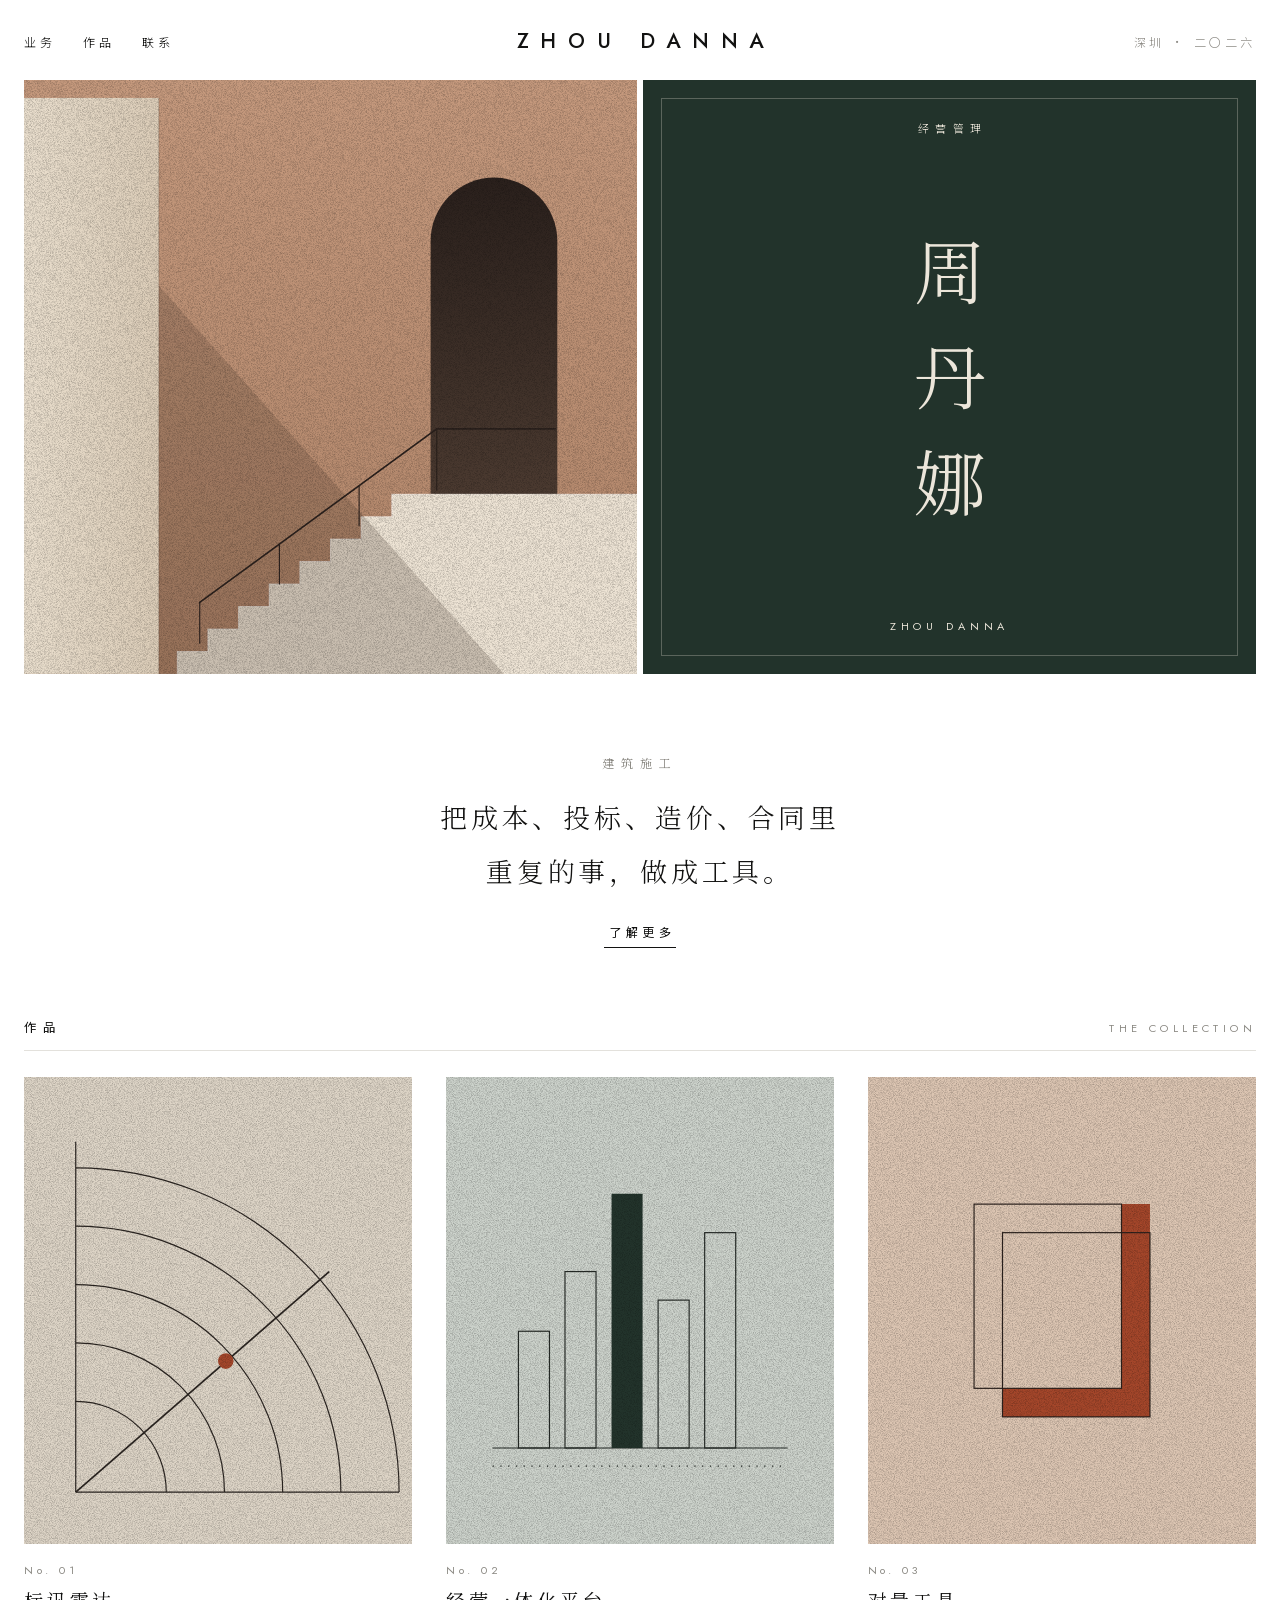
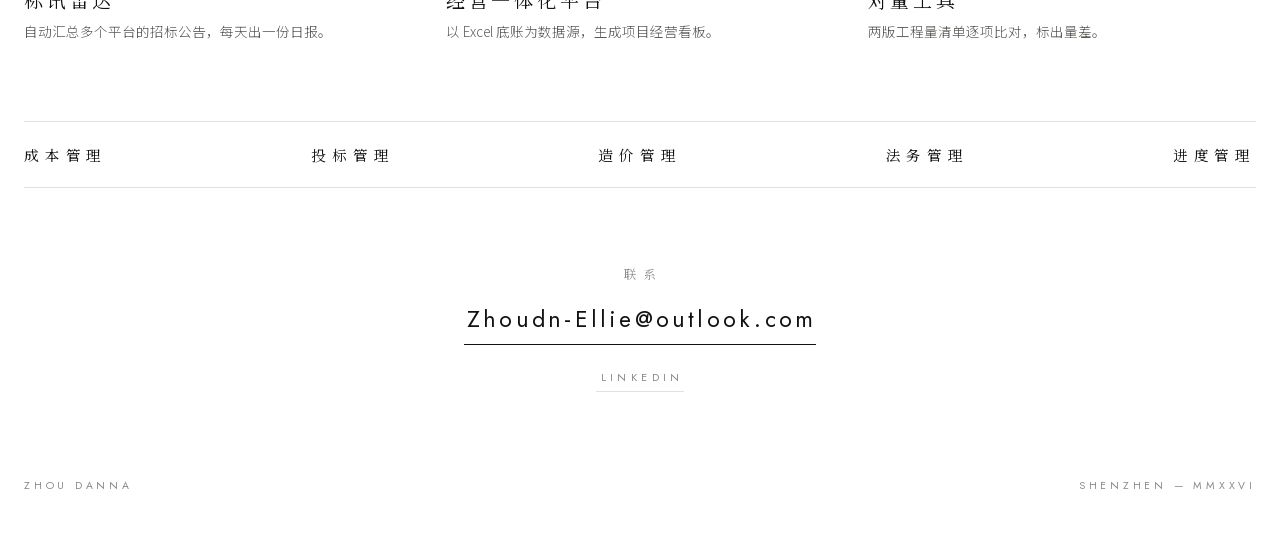
<file: index.html>
<!doctype html>
<html lang="zh-CN">
<head>
<meta charset="utf-8">
<meta name="viewport" content="width=device-width, initial-scale=1, viewport-fit=cover">
<title>周丹娜 · 建筑施工企业经营管理</title>
<meta name="description" content="周丹娜（Zhou Danna），深圳，建筑施工企业经营管理。日常和成本、投标、造价、合同打交道，把重复的台账工作做成小工具：标讯雷达、项目经营一体化平台、对量工具。">
<meta name="author" content="周丹娜">
<meta name="theme-color" content="#ffffff">
<link rel="canonical" href="https://elliezhou314.github.io/">
<link rel="icon" href="favicon.svg" type="image/svg+xml">

<meta property="og:type" content="profile">
<meta property="og:title" content="周丹娜 · 建筑施工企业经营管理">
<meta property="og:description" content="深圳，建筑施工企业经营管理。成本、投标、造价、合同，以及自己做的几个工具。">
<meta property="og:url" content="https://elliezhou314.github.io/">
<meta property="og:locale" content="zh_CN">

<script type="application/ld+json">
{
  "@context": "https://schema.org",
  "@type": "Person",
  "name": "周丹娜",
  "alternateName": "Zhou Danna",
  "url": "https://elliezhou314.github.io/",
  "jobTitle": "经营管理",
  "email": "Zhoudn-Ellie@outlook.com",
  "sameAs": ["https://www.linkedin.com/in/%E4%B8%B9%E5%A8%9C-%E5%91%A8-a81945450/"],
  "description": "建筑施工企业经营管理，负责成本、投标、造价、合同相关工作。",
  "address": { "@type": "PostalAddress", "addressLocality": "深圳", "addressCountry": "CN" },
  "knowsAbout": ["成本管理", "投标报价", "工程造价", "工程量核对", "合同管理"]
}
</script>

<!-- fonts are self-hosted subsets (fonts/), regenerate with tools/subset_fonts.py after editing page text -->
<link rel="stylesheet" href="css/base.css">
<link rel="stylesheet" href="css/sections.css">
</head>
<body>
<div class="opt b">
  <div class="b-in gut">
    <header class="b-top">
      <nav aria-label="页内导航"><a href="#biz">业务</a><a href="#works">作品</a><a href="#contact">联系</a></nav>
      <span class="wm">ZHOU DANNA</span>
      <span class="r">深圳 · 二〇二六</span>
    </header>

    <main>
      <div class="b-hero">
        <figure><img class="art art-stair" src="art/stair.svg" width="600" height="800" alt="赭色墙面、拱门与台阶的光影插图"></figure>
        <figure class="b-plate"><small class="zh">经营管理</small><h1>周丹娜</h1><small>Zhou Danna</small></figure>
      </div>

      <div class="b-say">
        <small>建筑施工</small>
        <p>把成本、投标、造价、合同里<br>重复的事，做成工具。</p>
        <a href="#works">了解更多</a>
      </div>

      <section aria-labelledby="works-t">
        <div class="b-h" id="works"><b id="works-t">作品</b><span>The Collection</span></div>
        <div class="b-col">
          <div><figure><img class="art" src="art/radar.svg" width="300" height="360" loading="lazy" alt="同心弧线插图"></figure><small>No. 01</small><h3>标讯雷达</h3><p>自动汇总多个平台的招标公告，每天出一份日报。</p></div>
          <div><figure><img class="art" src="art/columns.svg" width="300" height="360" loading="lazy" alt="一排高低不同的立柱插图"></figure><small>No. 02</small><h3>经营一体化平台</h3><p>以 Excel 底账为数据源，生成项目经营看板。</p></div>
          <div><figure><img class="art" src="art/overlap.svg" width="300" height="360" loading="lazy" alt="两个错开的矩形插图"></figure><small>No. 03</small><h3>对量工具</h3><p>两版工程量清单逐项比对，标出量差。</p></div>
        </div>
      </section>

      <div class="b-biz" id="biz"><span>成本管理</span><span>投标管理</span><span>造价管理</span><span>法务管理</span><span>进度管理</span></div>

      <div class="b-contact" id="contact">
        <small>联系</small>
        <a href="mailto:Zhoudn-Ellie@outlook.com">Zhoudn-Ellie@outlook.com</a>
        <a class="sub" href="https://www.linkedin.com/in/%E4%B8%B9%E5%A8%9C-%E5%91%A8-a81945450/" rel="me noopener" target="_blank">LinkedIn</a>
      </div>
    </main>

    <footer class="b-foot"><span>ZHOU DANNA</span><span>SHENZHEN — MMXXVI</span></footer>
  </div>
</div>
</body>
</html>
</file>
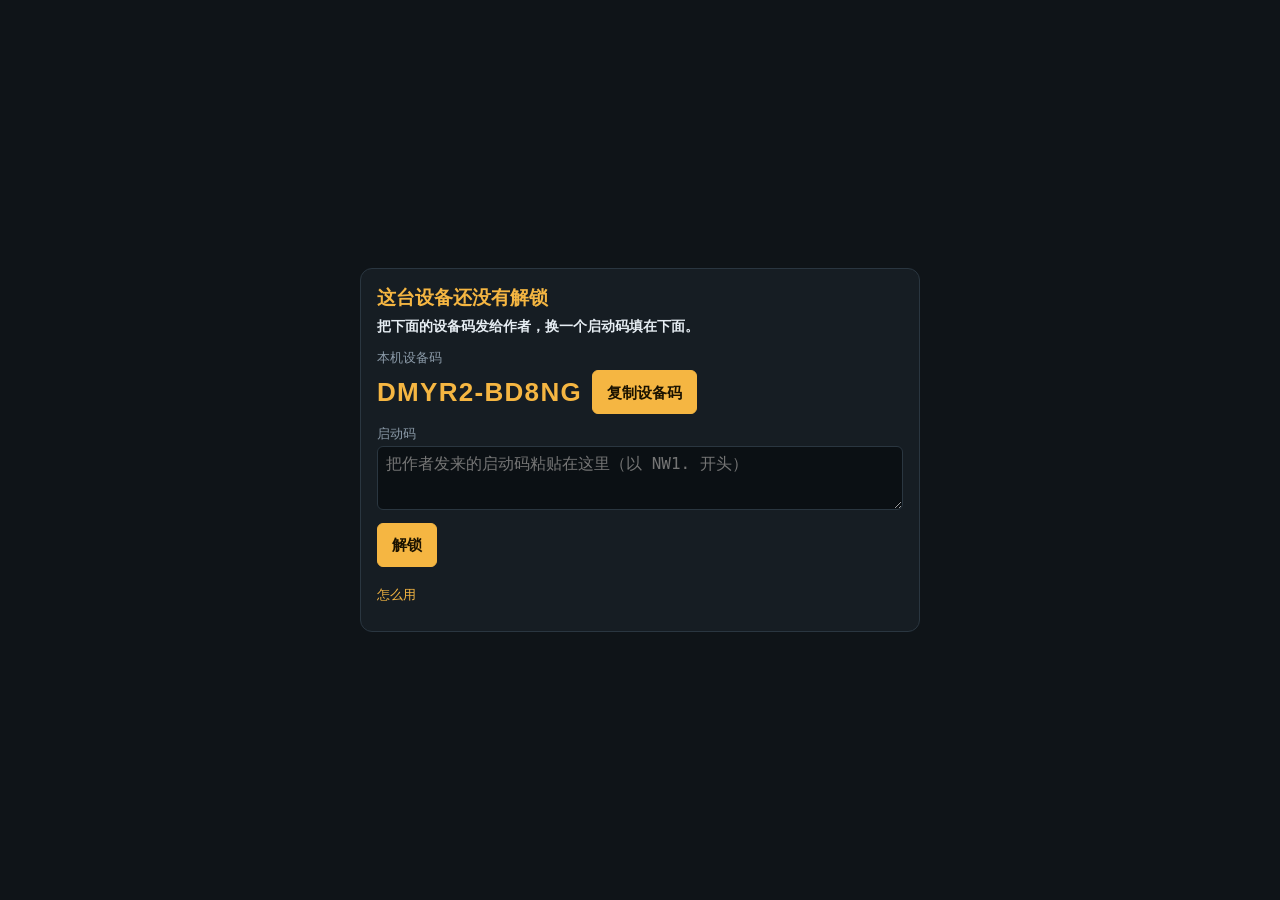
<file: naowu/index.html>
<!doctype html>
<html lang="zh-CN">
<head>
<meta charset="utf-8">
<meta name="viewport" content="width=device-width,initial-scale=1,viewport-fit=cover">
<meta name="color-scheme" content="dark">
<title>脑雾克星</title>
<link rel="stylesheet" href="css/style.css">
<!-- 网页应用（tools/build_pwa.mjs 加的）：清单、iPhone 主屏幕需要的标签；这个页面不让搜索引擎收录 -->
<meta name="robots" content="noindex,nofollow">
<meta name="theme-color" content="#161d23">
<meta name="apple-mobile-web-app-capable" content="yes">
<meta name="mobile-web-app-capable" content="yes">
<meta name="apple-mobile-web-app-status-bar-style" content="black-translucent">
<meta name="apple-mobile-web-app-title" content="脑雾克星">
<meta name="application-name" content="脑雾克星">
<meta name="format-detection" content="telephone=no">
<link rel="manifest" href="manifest.webmanifest">
<link rel="icon" type="image/png" sizes="192x192" href="icons/icon-192.png">
<link rel="apple-touch-icon" sizes="180x180" href="icons/apple-touch-icon.png">
<link rel="stylesheet" href="css/pwa.css">
</head>
<body>
<header>
  <h1>🧠 脑雾克星 <span class="muted small">博弈数学训练 · 鱿鱼解算内核 · 单机离线</span></h1>
  <nav id="nav">
    <button data-view="campaign" class="active">闯关</button>
    <button data-view="contest">数学竞赛</button>
    <button data-view="speed">限时速算</button>
    <button data-view="lab">定理实验室</button>
    <button data-view="drill">特训地图</button>
    <button data-view="solver">解算器</button>
    <button data-view="play">自由牌局</button>
    <button data-view="review">复盘与漏洞</button>
    <button data-view="preflop">翻前图</button>
    <button data-view="help">高阶数学</button>
  </nav>
</header>
<main id="app">
  <section class="view active" id="view-campaign"></section>
  <section class="view" id="view-contest"></section>
  <section class="view" id="view-lab"></section>
  <section class="view" id="view-solver"></section>
  <section class="view" id="view-drill"></section>
  <section class="view" id="view-play"></section>
  <section class="view" id="view-review"></section>
  <section class="view" id="view-preflop"></section>
  <section class="view" id="view-help"></section>
  <section class="view" id="view-speed"></section>
</main>
<!-- 模块注册表 → 预解算数据 → 各功能模块 → 启动。顺序只有两条要求：注册表最先、启动最后。 -->
<script>
window.addEventListener('load', function () {
  setTimeout(function () {
    if (window.__SQUID_READY__ || window.__SQUID_BOOTED__) return;
    var m = document.querySelector('main');
    if (!m) return;
    m.innerHTML = '<div style="max-width:640px;margin:40px auto;padding:16px 20px;border:1px solid #f5b642;border-radius:10px;background:#161d23;color:#e6edf3;line-height:1.9">'
      + "<h2 style=\"margin-top:0;color:#f5b642\">没能加载完整</h2><p>可能是第一次打开时网络断了，文件没下全。联网后刷新一次页面；离线缓存装好之后，断网也能打开。</p><p style=\"color:#8b9aa8\">还是不行的话，把浏览器里这个网站的数据清掉再打开（进度会一起清掉，先在别的设备上留好）。</p>" + '</div>';
  }, 0);
});
</script>
<script src="js/runtime.js"></script>
<script src="data/3max-100bb.js"></script>
<script src="data/eq169.js"></script>
<script src="data/hu-100bb.js"></script>
<script src="data/realization.js"></script>
<script src="data/solutions-drills.js"></script>
<script src="js/core/cards.js"></script>
<script src="js/core/equity.js"></script>
<script src="js/core/evaluator.js"></script>
<script src="js/core/range.js"></script>
<script src="js/engine/bot.js"></script>
<script src="js/engine/game.js"></script>
<script src="js/license/code.js"></script>
<script src="js/license/device.js"></script>
<script src="js/license/pubkey.js"></script>
<script src="js/license/verify.js"></script>
<script src="js/review/hindsight.js"></script>
<script src="js/review/replay.js"></script>
<script src="js/review/review.js"></script>
<script src="js/solver/cfr.js"></script>
<script src="js/solver/preflop.js"></script>
<script src="js/solver/squid.js"></script>
<script src="js/solver/tree.js"></script>
<script src="js/solver/worker.js"></script>
<script src="js/train/advice/index.js"></script>
<script src="js/train/advice/rules.js"></script>
<script src="js/train/advice/snapshot.js"></script>
<script src="js/train/advice/text.js"></script>
<script src="js/train/kuhn.js"></script>
<script src="js/train/notebook.js"></script>
<script src="js/train/puzzles.js"></script>
<script src="js/train/season.js"></script>
<script src="js/train/speed.js"></script>
<script src="js/train/training.js"></script>
<script src="js/train/variants/betting.js"></script>
<script src="js/train/variants/common.js"></script>
<script src="js/train/variants/counting.js"></script>
<script src="js/train/variants/draws.js"></script>
<script src="js/train/variants/index.js"></script>
<script src="js/train/variants/ranges.js"></script>
<script src="js/train/variants/record.js"></script>
<script src="js/train/variants/showdown.js"></script>
<script src="js/train/variants/types.js"></script>
<script src="js/ui/app.js"></script>
<script src="js/ui/betspot.js"></script>
<script src="js/ui/boot.js"></script>
<script src="js/ui/bubble.js"></script>
<script src="js/ui/cards.js"></script>
<script src="js/ui/chart.js"></script>
<script src="js/ui/clearcard.js"></script>
<script src="js/ui/contest/variant.js"></script>
<script src="js/ui/contest/verify.js"></script>
<script src="js/ui/data.js"></script>
<script src="js/ui/dom.js"></script>
<script src="js/ui/feltrect.js"></script>
<script src="js/ui/fx.js"></script>
<script src="js/ui/leaveguard.js"></script>
<script src="js/ui/lock.js"></script>
<script src="js/ui/mobilenav.js"></script>
<script src="js/ui/play/heroact.js"></script>
<script src="js/ui/play/shell.js"></script>
<script src="js/ui/progress.js"></script>
<script src="js/ui/replay/equitypanel.js"></script>
<script src="js/ui/replay/replay.js"></script>
<script src="js/ui/review/advice.js"></script>
<script src="js/ui/review/advicego.js"></script>
<script src="js/ui/review/growth.js"></script>
<script src="js/ui/review/history.js"></script>
<script src="js/ui/review/leaks.js"></script>
<script src="js/ui/review/mistakes.js"></script>
<script src="js/ui/review/transfer.js"></script>
<script src="js/ui/router.js"></script>
<script src="js/ui/selftest.js"></script>
<script src="js/ui/services.js"></script>
<script src="js/ui/settings.js"></script>
<script src="js/ui/sfx.js"></script>
<script src="js/ui/sfxsynth.js"></script>
<script src="js/ui/table.js"></script>
<script src="js/ui/tablelayout.js"></script>
<script src="js/ui/viewport.js"></script>
<script src="js/ui/views/campaign.js"></script>
<script src="js/ui/views/contest.js"></script>
<script src="js/ui/views/drill.js"></script>
<script src="js/ui/views/help.js"></script>
<script src="js/ui/views/lab.js"></script>
<script src="js/ui/views/play.js"></script>
<script src="js/ui/views/preflop.js"></script>
<script src="js/ui/views/review.js"></script>
<script src="js/ui/views/solver.js"></script>
<script src="js/ui/views/speed.js"></script>
<script src="js/ui/views/tour.js"></script>
<script src="js/start.js"></script>
<script src="pwa.js"></script>
</body>
</html>
</file>
<file: css/base.css>
/* Design tokens, self-hosted fonts, resets, header, footer, shared helpers */

/* Subsets generated by tools/subset_fonts.py from the Google Fonts sources (SIL OFL, see fonts/OFL-*.txt) */
@font-face{font-family:"Noto Serif SC";font-style:normal;font-weight:300;font-display:swap;src:url("../fonts/notoserifsc-300.woff2") format("woff2")}
@font-face{font-family:"Noto Serif SC";font-style:normal;font-weight:400;font-display:swap;src:url("../fonts/notoserifsc-400.woff2") format("woff2")}
@font-face{font-family:"Noto Sans SC";font-style:normal;font-weight:300;font-display:swap;src:url("../fonts/notosanssc-300.woff2") format("woff2")}
@font-face{font-family:"Noto Sans SC";font-style:normal;font-weight:400;font-display:swap;src:url("../fonts/notosanssc-400.woff2") format("woff2")}
@font-face{font-family:"Jost";font-style:normal;font-weight:400;font-display:swap;src:url("../fonts/jost-400.woff2") format("woff2")}
@font-face{font-family:"Jost";font-style:normal;font-weight:500;font-display:swap;src:url("../fonts/jost-500.woff2") format("woff2")}

:root{
  --futura:"Jost","Futura","Century Gothic","Microsoft YaHei",sans-serif;
  --song:"Noto Serif SC","Songti SC","STSong","SimSun",serif;
  --hei:"Noto Sans SC","PingFang SC","Microsoft YaHei",sans-serif;
  color-scheme:light;
}
*,*::before,*::after{box-sizing:border-box}
html{-webkit-text-size-adjust:100%;text-size-adjust:100%}
body{margin:0;background:#ffffff;color:#121211;font-family:var(--hei);font-size:15px}

/* zero-specificity resets so each block keeps its own margins */
:where(.opt) :where(h1,h2,h3,h4,p,ul,ol,dl,dd,figure){margin:0}
:where(.opt) :where(ul,ol){list-style:none;padding:0}
:where(.opt) a{color:inherit;text-decoration:none}
:where(.opt) a:focus-visible{outline:1px solid currentColor;outline-offset:4px}

.gut{padding-left:max(24px,env(safe-area-inset-left,0px));padding-right:max(24px,env(safe-area-inset-right,0px))}
.art{display:block;width:100%;height:100%;object-fit:cover}

/* page frame */
.b{--ink:#121211;--dim:#8b8983;--hair:#e3e1dc;--green:#22332b;--ivory:#ece6da;min-height:100vh;background:#ffffff;color:var(--ink)}
.b-in{max-width:1320px;margin:0 auto}

/* header */
.b-top{display:grid;grid-template-columns:1fr auto 1fr;align-items:center;padding:26px 0 24px;font-weight:300;font-size:12px;letter-spacing:.3em}
.b-top nav{display:flex;gap:28px}
.b-top .wm{font:500 21px var(--futura);letter-spacing:.56em;padding-left:.56em}
.b-top .r{text-align:right;color:var(--dim)}

/* footer */
.b-foot{display:flex;justify-content:space-between;gap:16px;padding:22px 0 40px;font:400 10.5px var(--futura);letter-spacing:.36em;color:var(--dim)}
</file>
<file: css/sections.css>
/* Hero, statement, collection, business strip, responsive */

/* hero */
.b-hero{display:grid;grid-template-columns:1fr 1fr;gap:6px;height:clamp(430px,66vh,660px)}
.b-hero figure{position:relative;overflow:hidden;min-width:0}
.art-stair{object-position:center bottom}
.b-plate{background:var(--green);color:var(--ivory);display:flex;flex-direction:column;align-items:center;justify-content:space-between;padding:40px 24px}
.b-plate::before{content:"";position:absolute;inset:18px;border:1px solid rgba(236,230,218,.28);pointer-events:none}
.b-plate small{font:400 11px var(--futura);letter-spacing:.44em;text-transform:uppercase}
.b-plate small.zh{font-family:var(--hei);font-weight:300;letter-spacing:.6em;padding-left:.6em}
.b-plate h1{writing-mode:vertical-rl;font-family:var(--song);font-weight:300;font-size:clamp(46px,5.6vw,80px);letter-spacing:.46em;padding-top:.46em}

/* statement */
.b-say{text-align:center;padding:clamp(48px,6vw,86px) 0 clamp(44px,5.4vw,76px)}
.b-say small{font-family:var(--song);font-size:12px;letter-spacing:.6em;color:var(--dim)}
.b-say p{font-family:var(--song);font-weight:300;font-size:clamp(20px,2.1vw,27px);line-height:2;letter-spacing:.14em;margin-top:18px}
.b-say a{display:inline-block;margin-top:26px;font-size:12px;letter-spacing:.4em;padding:0 0 7px .4em;border-bottom:1px solid var(--ink)}

/* collection */
.b-h{display:flex;justify-content:space-between;align-items:baseline;padding-bottom:14px;border-bottom:1px solid var(--hair);font:400 11px var(--futura);letter-spacing:.4em;text-transform:uppercase;color:var(--dim)}
.b-h b{font-family:var(--hei);font-weight:400;font-size:12.5px;letter-spacing:.5em;color:var(--ink)}
.b-col{display:grid;grid-template-columns:repeat(3,minmax(0,1fr));gap:clamp(14px,2.6vw,36px);margin-top:26px}
.b-col figure{aspect-ratio:5/6;overflow:hidden}
.b-col small{display:block;font:400 11px var(--futura);letter-spacing:.36em;color:var(--dim);margin-top:18px}
.b-col h3{font-family:var(--song);font-weight:400;font-size:19px;letter-spacing:.2em;margin-top:8px}
.b-col p{font-weight:300;font-size:13.5px;line-height:1.9;color:#5b5954;margin-top:6px}

/* business strip */
.b-biz{display:flex;flex-wrap:wrap;justify-content:space-between;gap:10px 24px;margin-top:clamp(48px,6vw,84px);padding:22px 0;border-top:1px solid var(--hair);border-bottom:1px solid var(--hair);font-family:var(--song);font-size:14.5px;letter-spacing:.4em}

/* contact */
.b-contact{text-align:center;padding:clamp(48px,6vw,86px) 0 clamp(40px,5vw,70px)}
.b-contact small{display:block;font-family:var(--song);font-size:12px;letter-spacing:.6em;padding-left:.6em;color:var(--dim)}
.b-contact a{display:inline-block;margin-top:20px;font:400 clamp(17px,1.9vw,23px) var(--futura);letter-spacing:.14em;padding:0 0 8px .14em;border-bottom:1px solid var(--ink);overflow-wrap:anywhere}
.b-contact .sub{display:block;width:max-content;margin:24px auto 0;padding:0 0 6px .4em;font-size:11px;letter-spacing:.4em;text-transform:uppercase;color:var(--dim);border-bottom-color:var(--hair)}
.b-contact .sub:hover{color:var(--ink);border-bottom-color:var(--ink)}

@media (max-width:860px){
  .b-top{grid-template-columns:1fr;justify-items:center;gap:14px}.b-top nav,.b-top .r{display:none}
  .b-hero{grid-template-columns:1fr;height:auto}.b-hero figure{aspect-ratio:4/5}
  .b-col{grid-template-columns:1fr}.b-col figure{aspect-ratio:4/3}
  .b-biz{justify-content:flex-start;letter-spacing:.24em}
}
</file>
<file: naowu/css/style.css>
/* 脑雾克星的全部样式。
   开发版 index.html 直接引用这个文件；node tools/build.mjs 打包时复制成 dist/脑雾克星/css/style.css。 */
:root{--bg:#0f1418;--panel:#161d23;--panel2:#1c252d;--line:#2a3640;--text:#e6edf3;--muted:#8b9aa8;--accent:#f5b642;--red:#ef4444;--green:#22c55e;--blue:#3b82f6;--purple:#8b5cf6;--f-num:"Bahnschrift","DIN Alternate","Roboto Condensed","Segoe UI","PingFang SC",sans-serif;--tabh:58px;
  /* 安全区（v0.16 起统一走这四个变量）：刘海、灵动岛、底部横条让出的距离。测试在无头浏览器里把它们换成 iPhone 的真实数值（47/59/62、34），见 tools/uicheck_fit.mjs */
  --sat:env(safe-area-inset-top,0px);--sab:env(safe-area-inset-bottom,0px);--sal:env(safe-area-inset-left,0px);--sar:env(safe-area-inset-right,0px)}
*{box-sizing:border-box}
html,body{margin:0;background:var(--bg);color:var(--text);font:14px/1.5 -apple-system,"Segoe UI","PingFang SC","Microsoft YaHei",sans-serif}
/* iPhone 横屏时不自动放大字号 */
html{-webkit-text-size-adjust:100%;text-size-adjust:100%}
button{font:inherit;color:inherit;background:var(--panel2);border:1px solid var(--line);border-radius:6px;padding:6px 12px;cursor:pointer}
button:hover{border-color:var(--accent)}
button.primary{background:var(--accent);color:#1a1200;border-color:var(--accent);font-weight:600}
button.danger{border-color:var(--red);color:#fca5a5}
button:disabled{opacity:.45;cursor:not-allowed}
input,select,textarea{font:inherit;color:inherit;background:#0b1014;border:1px solid var(--line);border-radius:6px;padding:5px 8px}
textarea{width:100%;min-height:54px;resize:vertical;font-family:ui-monospace,Consolas,monospace;font-size:12px}
input[type=number]{width:80px}
label{color:var(--muted);font-size:12px}
h1{font-size:18px;margin:0}
h2{font-size:15px;margin:0 0 8px;color:var(--accent)}
h3{font-size:13px;margin:12px 0 6px;color:var(--muted);text-transform:none}
.muted{color:var(--muted)}
.small{font-size:12px}
.mono{font-family:ui-monospace,Consolas,monospace}
/* 安全区（--sat/--sab/--sal/--sar，即 env(safe-area-inset-*)）：iPhone 全屏模式下顶栏让出刘海和状态栏，横屏时左右也让出；没有刘海的设备上这些都是 0 */
header{display:flex;align-items:center;gap:16px;padding:calc(10px + var(--sat)) calc(16px + var(--sar)) 10px calc(16px + var(--sal));border-bottom:1px solid var(--line);background:var(--panel);position:sticky;top:0;z-index:5}
header nav{display:flex;gap:4px;flex-wrap:wrap}
header nav button{border-radius:20px}
header nav button.active{background:var(--accent);color:#1a1200;border-color:var(--accent)}
header .hdrsound{margin-left:auto;border-radius:20px;white-space:nowrap}
/* 导航有十个页面：中等宽度下把标题后面那行小字收起来，导航不折成两行 */
@media (min-width:701px) and (max-width:1400px){header h1 .muted{display:none}}
.sfxbtn.on{border-color:var(--accent);color:var(--accent)}
.toast{position:fixed;bottom:20px;left:50%;transform:translateX(-50%);background:#111;border:1px solid var(--accent);padding:8px 14px;border-radius:8px;z-index:99;max-width:80vw}
main{padding:14px calc(16px + var(--sar)) 60px calc(16px + var(--sal));max-width:1500px;margin:0 auto}
.view{display:none}.view.active{display:block}
.row{display:flex;gap:10px;flex-wrap:wrap;align-items:center}
.cols{display:grid;grid-template-columns:380px 1fr;gap:14px;align-items:start}
.cols.cols-even{grid-template-columns:1fr 1fr}
/* 窄屏一律单列。以前这里用内联 style 写死 1fr 1fr，内联优先级高于媒体查询，
   于是 375px 下 13x13 网格被压成每格 10px，牌桌也溢出屏幕。 */
@media (max-width:980px){.cols,.cols.cols-even{grid-template-columns:1fr}}
.panel{background:var(--panel);border:1px solid var(--line);border-radius:10px;padding:12px}
.field{display:flex;flex-direction:column;gap:3px;margin-bottom:8px}
.field.inline{flex-direction:row;align-items:center;gap:8px}
.grid13{display:grid;grid-template-columns:repeat(13,1fr);gap:2px;-webkit-user-select:none;user-select:none}
.grid13 .cell{aspect-ratio:1;display:flex;align-items:center;justify-content:center;font-size:10px;border-radius:3px;background:#0b1014;color:#cfd8e3;cursor:pointer;position:relative;overflow:hidden;border:1px solid transparent}
.grid13 .cell.on{border-color:rgba(255,255,255,.35)}
.grid13 .cell span{position:relative;z-index:1;text-shadow:0 0 3px #000}
.grid13 .cell .bar{position:absolute;inset:0}
.grid13 .cell.sel{outline:2px solid var(--accent)}
.legend{display:flex;gap:10px;flex-wrap:wrap;font-size:12px;margin:6px 0}
.legend i{display:inline-block;width:12px;height:12px;border-radius:2px;vertical-align:middle;margin-right:4px}
.bar-row{display:flex;align-items:center;gap:8px;margin:3px 0}
.bar-row .track{flex:1;height:14px;background:#0b1014;border-radius:3px;overflow:hidden}
.bar-row .fill{height:100%}
.crumbs{display:flex;gap:4px;flex-wrap:wrap;align-items:center;margin-bottom:8px}
.crumbs button{padding:2px 8px;font-size:12px}
.actions{display:flex;gap:8px;flex-wrap:wrap;align-items:center;margin:10px 0}
/* 自由牌局的弃牌 / 过牌 / 跟注 / 下注键：做大做醒目 */
.actions button.big{padding:12px 18px;font-size:15px;font-weight:600;border-radius:10px;min-width:88px}
/* 牌（src/ui/cards.js）。尺寸全由 --cw（牌宽，像素）推出，高 = 1.4 倍宽；不用 aspect-ratio，旧安卓内核不认。
   四色：黑桃黑、红心红、方块蓝、梅花绿。.in 绕 Y 轴转 180° 就是翻牌。 */
.pc{display:inline-block;position:relative;width:var(--cw,36px);height:calc(var(--cw,36px)*1.4);perspective:600px;flex:none;vertical-align:middle}
.pc .in{position:absolute;left:0;top:0;width:100%;height:100%;transform-style:preserve-3d;transition:transform .45s cubic-bezier(.2,.7,.2,1)}
.pc.down .in{transform:rotateY(180deg)}
.pc .f,.pc .b{position:absolute;left:0;top:0;right:0;bottom:0;border-radius:calc(var(--cw,36px)*.11);backface-visibility:hidden;-webkit-backface-visibility:hidden;box-shadow:0 2px 5px rgba(0,0,0,.45)}
.pc .f{background:linear-gradient(170deg,#fff,#fbfaf6 60%,#ece9df);color:#111;overflow:hidden}
.pc.h .f{color:#c81e1e}.pc.d .f{color:#1d4ed8}.pc.c .f{color:#15803d}
.pc .r{position:absolute;left:calc(var(--cw,36px)*.1);top:calc(var(--cw,36px)*.03);font:700 calc(var(--cw,36px)*.44)/1.1 var(--f-num);letter-spacing:-.04em}
.pc svg{fill:currentColor;position:absolute}
.pc .su{width:calc(var(--cw,36px)*.27);height:calc(var(--cw,36px)*.27);left:calc(var(--cw,36px)*.1);top:calc(var(--cw,36px)*.52)}
.pc .big{width:calc(var(--cw,36px)*.56);height:calc(var(--cw,36px)*.56);right:calc(var(--cw,36px)*.06);bottom:calc(var(--cw,36px)*.08);opacity:.92}
.pc .b{transform:rotateY(180deg);background-color:#1b2a38;border:calc(var(--cw,36px)*.06) solid #f1eee4;
  background-image:repeating-linear-gradient(45deg,rgba(245,182,66,.2) 0 2px,transparent 2px 7px),repeating-linear-gradient(-45deg,rgba(245,182,66,.2) 0 2px,transparent 2px 7px)}
.cards{display:inline-flex;align-items:center;--cw:36px}
.cards .pc{margin-right:4px}
.cards.small{--cw:26px}
/* 筹码 */
.chips{display:inline-flex;align-items:center}
.chip{display:inline-block;width:1.35em;height:1.35em;border-radius:50%;background:var(--c,#d8dde2);border:.2em dashed rgba(255,255,255,.88);box-shadow:0 1px 2px rgba(0,0,0,.55),inset 0 0 0 .1em rgba(0,0,0,.28);flex:none}
.chip+.chip{margin-left:-.75em}
.c1{--c:#cfd6dc}.c5{--c:#c8323f}.c25{--c:#1f8a54}.c100{--c:#23272c}
/* 牌桌（src/ui/table.js）。毡面高度、牌宽 --cw/--cwo/--cwh、各元素的 left/top 都由脚本按量到的宽度写成像素；
   居中用的 transform 只写在外层，动画只动内层（.bet-in、.pot-in、.fly-in、牌），不用独立的 translate/scale 属性。 */
.ptable{max-width:900px;margin:10px auto}
.ptable .rail{background:linear-gradient(175deg,#2c363f,#141a1f);box-shadow:0 18px 40px rgba(0,0,0,.5),inset 0 1px 0 rgba(255,255,255,.08)}
.ptable .felt{position:relative;height:300px;background:radial-gradient(ellipse at 50% 38%,#1f7a52,#17593d 55%,#0e3b29);box-shadow:inset 0 0 0 2px rgba(245,182,66,.35),inset 0 0 38px rgba(0,0,0,.55);font-size:13px}
.ptable .felt:before{content:"";position:absolute;left:6%;right:6%;top:9%;bottom:9%;border:1px solid rgba(255,255,255,.07);border-radius:inherit;pointer-events:none}
.ptable .mark,.ptable .board,.ptable .pot,.ptable .seat,.ptable .bet,.ptable .dbtn,.ptable .fly{position:absolute;left:50%;top:50%;transform:translate(-50%,-50%)}
.ptable [hidden]{display:none}
.ptable .mark{font:700 1.15em/1 var(--f-num);letter-spacing:.5em;color:rgba(255,255,255,.09);white-space:nowrap;pointer-events:none}
.ptable .board{display:flex}
.ptable .board>*{margin:0 calc(var(--cw)*.07)}
.ptable .slot{display:inline-block;width:var(--cw);height:calc(var(--cw)*1.4);border-radius:calc(var(--cw)*.11);border:1px dashed rgba(255,255,255,.16)}
.ptable .pot-in,.ptable .bet-in{display:flex;align-items:center;white-space:nowrap;font:600 1em/1.4 var(--f-num)}
.ptable .pot-in{background:rgba(6,14,10,.55);border-radius:99px;padding:.25em .8em .25em .45em}
.ptable .pot .lbl,.ptable .ppot .lbl{margin:0 .35em 0 .5em}
.ptable .pot b,.ptable .ppot b{color:#ffe08a;font-size:1.15em}
.ptable .pot.done{opacity:.6}
.ptable .bet b,.ptable .pbet b{margin-left:.4em;font-weight:600}
/* 量尺（table.js 的 probe）：按最长一档摆出下注标签、底池标签、后手数字的样板，只量大小、不显示 */
.ptable .probe{position:absolute;left:0;top:0;visibility:hidden;pointer-events:none}
.ptable .probe>span{position:absolute;left:0;top:0}
.ptable .seat{display:flex;flex-direction:column;align-items:center}
.ptable .seat.me{flex-direction:column-reverse}
.ptable .plate{display:flex;align-items:center;background:rgba(9,13,16,.86);border:1px solid rgba(255,255,255,.12);border-radius:99px;padding:.25em .9em .25em .25em;white-space:nowrap;transition:border-color .2s,box-shadow .2s}
.ptable .av{width:2.1em;height:2.1em;border-radius:50%;display:flex;align-items:center;justify-content:center;font-weight:700;background:linear-gradient(140deg,#3a4753,#222b33);color:var(--text);flex:none;margin-right:.55em}
.ptable .seat.me .av{background:linear-gradient(140deg,#f7c868,#d99520);color:#1a1200}
.ptable .who{display:flex;flex-direction:column;line-height:1.2}
.ptable .who b{font-weight:600}
.ptable .who i{font-style:normal;font-size:.78em;color:var(--muted);letter-spacing:.06em}
.ptable .stk{font:600 1.05em/1 var(--f-num);color:#ffe08a;margin-left:.6em}
.ptable .seat .stk{min-width:var(--stkw,0)}
.ptable .hole{display:flex;--cw:var(--cwo);min-height:calc(var(--cw)*1.4);margin-top:calc(var(--cw)*.12)}
.ptable .seat.me .hole{--cw:var(--cwh);margin:0 0 calc(var(--cw)*.1)}
.ptable .hc{display:inline-block}
.ptable .hc+.hc{margin-left:calc(var(--cw)*.08)}
.ptable .seat.me .hc:first-child{transform:rotate(-4deg)}
.ptable .seat.me .hc:last-child{transform:rotate(4deg);margin-left:calc(var(--cw)*-.12)}
.ptable .seat.acting .plate{border-color:var(--accent);box-shadow:0 0 0 3px rgba(245,182,66,.28);animation:ptpulse 1.3s ease-in-out infinite}
.ptable .seat.folded .hole{opacity:.25;filter:grayscale(1)}
.ptable .seat.folded .plate{opacity:.55}
.ptable .seat.win .plate{border-color:#3ddc84;box-shadow:0 0 0 3px rgba(61,220,132,.3),0 0 26px rgba(61,220,132,.5)}
@keyframes ptpulse{50%{box-shadow:0 0 0 7px rgba(245,182,66,.1)}}
.ptable .say{position:absolute;left:0;top:0;z-index:3;background:var(--text);color:#111;font-weight:700;border-radius:99px;padding:.3em .9em;white-space:nowrap;opacity:0;transform:translate(-50%,-50%) scale(.8);transition:opacity .16s,transform .16s;pointer-events:none;box-shadow:0 4px 12px rgba(0,0,0,.45)}
.ptable .say.on{opacity:1;transform:translate(-50%,-50%) scale(1)}
.ptable .dbtn span{display:block;width:1.9em;height:1.9em;border-radius:50%;background:#f4f1e8;color:#111;font:700 1em/1.9em var(--f-num);text-align:center;box-shadow:0 2px 4px rgba(0,0,0,.5)}
.ptable .fly{z-index:4;pointer-events:none}
.ptable .fly-in{display:block}
.ptable.narrow .who i,.ptable.narrow .mark{display:none}
@media (prefers-reduced-motion:reduce){.pc .in,.ptable .plate,.ptable .say{transition:none}.ptable .seat.acting .plate{animation:none}}
.log{max-height:220px;overflow:auto;font-family:ui-monospace,Consolas,monospace;font-size:12px;background:#0b1014;padding:8px;border-radius:6px;white-space:pre-wrap}
.progress{height:8px;background:#0b1014;border-radius:4px;overflow:hidden;margin:6px 0}
.progress div{height:100%;background:var(--accent);width:0}
table.tbl{border-collapse:collapse;width:100%;font-size:12px}
table.tbl th,table.tbl td{border-bottom:1px solid var(--line);padding:4px 6px;text-align:left}
table.tbl th{color:var(--muted);font-weight:500}
.grade{display:inline-block;padding:2px 8px;border-radius:12px;font-weight:600}
.grade.完美{background:#14532d;color:#86efac}.grade.良好{background:#1e3a8a;color:#bfdbfe}.grade.小错{background:#78350f;color:#fde68a}.grade.大错{background:#7f1d1d;color:#fecaca}.grade.无法判分{background:#2a3640;color:#cbd5e1}
.map{display:grid;grid-template-columns:repeat(auto-fill,minmax(260px,1fr));gap:10px}
.map .node{background:var(--panel2);border:1px solid var(--line);border-radius:10px;padding:10px}
.map .node.locked{opacity:.55}
.map .node.mastered{border-color:var(--green)}
.tag{display:inline-block;font-size:11px;padding:1px 6px;border-radius:10px;background:#0b1014;border:1px solid var(--line);margin-right:4px}
.note{font-size:12px;color:var(--muted);border-left:3px solid var(--accent);padding:4px 8px;margin:8px 0;background:rgba(245,182,66,.06)}
.kv{display:grid;grid-template-columns:auto 1fr;gap:2px 10px;font-size:12px}
.kv b{color:var(--muted);font-weight:500}
.hidden{display:none!important}
.scroll-x{overflow-x:auto}
pre.review{white-space:pre-wrap;font:12px/1.6 ui-monospace,Consolas,monospace;background:#0b1014;padding:10px;border-radius:6px}
.hand-log-item{padding:4px 0;border-bottom:1px dashed var(--line);font-size:12px}
.slider{width:200px}
.pf-path button{margin:2px}
/* 自由牌局的操作区（views/play.js）：快捷档位 + 滑杆 + 金额框一块，三个大键一排 */
.playact .betctl{display:flex;gap:8px;flex-wrap:wrap;align-items:center}
.playact .quick{display:flex;gap:4px;flex-wrap:wrap}
.playact .betamt{display:flex;gap:8px;align-items:center}
.playact .heroact{display:flex;gap:8px;flex-wrap:wrap;align-items:center}
input.betrange{width:200px;height:28px;padding:0;border:0;background:none;accent-color:var(--accent)}
/* 反馈动效（src/ui/fx.js、src/ui/clearcard.js）：星、评级与连击标签、EV 损失刻度条、过关卡片。
   动画只在元素带 .go 时播，全部只动 transform/opacity；减少动态效果时见文件末尾，一律直接到位。 */
.stars3{display:inline-flex;gap:4px;vertical-align:middle;margin-left:4px}
.stars3 svg{width:20px;height:20px;fill:var(--accent);filter:drop-shadow(0 0 6px rgba(245,182,66,.5))}
.stars3 svg.off{fill:none;stroke:rgba(245,182,66,.45);stroke-width:1.4;filter:none}
.stars3.sm svg{width:15px;height:15px;filter:none}
.stars3.lg{gap:10px;margin:6px 0}
.stars3.lg svg{width:44px;height:44px;filter:drop-shadow(0 0 10px rgba(245,182,66,.55))}
.stars3.lg svg.off{filter:none}
.stars3.go svg.on{animation:fxpop .5s cubic-bezier(.2,1.6,.4,1) both}
.stars3.go svg.on:nth-child(2){animation-delay:.22s}
.stars3.go svg.on:nth-child(3){animation-delay:.44s}
@keyframes fxpop{from{transform:scale(0) rotate(-40deg);opacity:0}to{transform:none;opacity:1}}
.drow{display:flex;gap:10px;align-items:center;flex-wrap:wrap;margin-bottom:8px}
.pill{display:inline-block;padding:4px 12px;border-radius:99px;font-weight:700;font-size:13px}
.pill.grade.go{animation:fxpill .4s cubic-bezier(.2,1.6,.4,1) both}
@keyframes fxpill{from{transform:scale(.3);opacity:0}to{transform:none;opacity:1}}
.pill.combo{background:#6d3fd6;color:#fff;font-family:var(--f-num)}
.pill.combo.go{animation:fxbump .45s cubic-bezier(.2,1.8,.4,1)}
@keyframes fxbump{from{transform:scale(1.6)}to{transform:none}}
.evloss{font:600 14px/1.3 var(--f-num)}
.evscale{margin:2px 0 10px;max-width:640px}
.evbar{position:relative;height:10px;border-radius:5px;background:#0a0f13;box-shadow:inset 0 0 0 1px var(--line)}
.evbar .fill{position:absolute;left:0;top:0;bottom:0;border-radius:5px;transform-origin:left center}
.evbar .fill.s3{background:#22c55e}.evbar .fill.s2{background:#3b82f6}.evbar .fill.s1{background:#f59e0b}.evbar .fill.s0{background:#ef4444}
.evscale.go .fill{animation:fxgrow .7s ease-out both}
@keyframes fxgrow{from{transform:scaleX(0)}to{transform:none}}
.evbar .gate{position:absolute;top:-3px;bottom:-3px;width:2px;margin-left:-1px;background:rgba(230,237,243,.6);border-radius:1px}
.evticks{position:relative;height:16px;margin-top:3px;font:11px/16px var(--f-num);color:var(--muted)}
.evticks span{position:absolute;top:0;transform:translateX(-50%);white-space:nowrap}
.evticks span.end{left:auto;right:0;transform:none}
.clear{background:radial-gradient(ellipse at 50% 0,rgba(245,182,66,.16),transparent 62%),var(--panel);border:1px solid rgba(245,182,66,.45);border-radius:14px;padding:22px;display:flex;flex-direction:column;align-items:center;gap:8px;text-align:center;margin:8px 0}
.clear.dim{background:var(--panel);border-color:var(--line)}
.clear .eb{font-size:12px;letter-spacing:.3em;color:var(--accent)}
.clear.dim .eb{color:var(--muted)}
.clear .nm{font:700 20px/1.3 var(--f-num)}
.clear .why{color:var(--muted);font-size:13px;max-width:62ch}
.clear .rankup{font-weight:700;color:#e9d5ff;background:rgba(139,92,246,.18);border:1px solid var(--purple);border-radius:99px;padding:3px 14px}
.clear .actions{justify-content:center;margin:6px 0 0}
.verdict+.clear{margin-top:12px}
/* 手机布局的底部导航与「更多」面板（src/ui/mobilenav.js）：电脑宽度下整块不出现 */
.tabbar,.sheet,.sheetmask{display:none}
.ico svg{display:block;width:22px;height:22px;fill:none;stroke:currentColor;stroke-width:1.8;stroke-linecap:round;stroke-linejoin:round}
/* 手机布局：竖屏窄屏，或者横过来的手机（高度不到 500 像素，v0.16） */
@media (max-width:700px),(max-height:500px){
  header{flex-wrap:wrap;gap:8px;padding:calc(8px + var(--sat)) calc(10px + var(--sar)) 8px calc(10px + var(--sal))}
  header nav,header .hdrsound{display:none}
  .toast{bottom:calc(var(--tabh) + var(--sab) + 12px)}
  .tabbar{display:grid;grid-template-columns:repeat(5,1fr);position:fixed;left:0;right:0;bottom:0;z-index:20;height:calc(var(--tabh) + var(--sab));padding:5px calc(4px + var(--sar)) var(--sab) calc(4px + var(--sal));background:var(--panel);border-top:1px solid var(--line)}
  .tabbar button{display:flex;flex-direction:column;align-items:center;justify-content:center;gap:3px;background:none;border:0;border-radius:10px;padding:0;height:calc(var(--tabh) - 10px);font-size:11px;line-height:1;color:var(--muted)}
  .tabbar button.on{color:var(--accent)}
  .sheetmask.open{display:block;position:fixed;left:0;right:0;top:0;bottom:0;z-index:18;background:rgba(0,0,0,.55)}
  .sheet.open{display:block;position:fixed;left:0;right:0;bottom:calc(var(--tabh) + var(--sab));z-index:19;background:var(--panel);border:1px solid var(--line);border-bottom:0;border-radius:16px 16px 0 0;padding:8px calc(14px + var(--sar)) 14px calc(14px + var(--sal));box-shadow:0 -12px 32px rgba(0,0,0,.45);animation:fxsheet .22s ease-out both}
  @keyframes fxsheet{from{transform:translateY(100%)}to{transform:none}}
  .sheet .grip{width:40px;height:4px;border-radius:2px;background:var(--line);margin:0 auto 10px}
  .sheetgrid{display:grid;grid-template-columns:repeat(3,1fr);gap:8px}
  .sheetgrid button{display:flex;flex-direction:column;align-items:center;gap:6px;padding:12px 4px;font-size:12px;border-radius:10px}
  .sheetgrid button.on{border-color:var(--accent);color:var(--accent)}
  .sheetfoot{margin-top:10px;display:flex;justify-content:flex-end}
  .sheetfoot .sfxbtn{min-height:40px;padding:6px 16px;border-radius:20px}
  .playact{flex-direction:column;align-items:stretch}
  .playact .betctl{flex-direction:column;align-items:stretch;gap:6px}
  .playact .quick{display:grid;grid-template-columns:repeat(5,1fr);gap:6px}
  .playact .quick button{padding:8px 0}
  .playact .betamt input.betrange{flex:1;width:auto;min-width:0}
  .playact .heroact{flex-wrap:nowrap}
  .playact .heroact button.big{flex:1 1 0;min-width:0;min-height:48px;padding:6px 4px;font-size:14px;line-height:1.2}
  .playact .heroact button.bet{flex-grow:1.4}
  .clear{padding:18px 12px}
  h1{font-size:16px;width:100%}
  header nav{gap:3px}
  header nav button{padding:4px 9px;font-size:12px}
  /* 底部留出底栏的高度（含安全区）再加 24 像素，最后一行内容和按钮不被底栏挡住 */
  main{padding:10px calc(8px + var(--sar)) calc(var(--tabh) + var(--sab) + 24px) calc(8px + var(--sal))}
  .grid13{gap:1px}
  .grid13 .cell{font-size:8px}
  .cards{--cw:28px}
  .cards.small{--cw:22px}
  .plist,.labgrid,.map{grid-template-columns:1fr}
  .answer-row input{width:100%}
  .cmp{grid-template-columns:1fr;gap:4px}
  .cmp .eq{display:none}
  input[type=number]{width:70px}
  .spopt{min-height:60px;font-size:18px}
  .spq .sptext{font-size:15px}
}
/* 数学竞赛 */
.tiers{display:flex;gap:8px;flex-wrap:wrap;margin:8px 0}
.tiers button{border-radius:20px}
.tiers button.on{background:var(--purple);border-color:var(--purple);color:#fff}
.plist{display:grid;grid-template-columns:repeat(auto-fill,minmax(300px,1fr));gap:10px}
.pcard{background:var(--panel2);border:1px solid var(--line);border-radius:10px;padding:10px;cursor:pointer;position:relative}
.pcard:hover{border-color:var(--accent)}
.pcard.solved{border-color:var(--green)}
.pcard .pid{font-family:ui-monospace,Consolas,monospace;color:var(--muted);font-size:11px}
.pcard .ptitle{font-weight:600;margin:2px 0 4px}
.stars{color:var(--accent);letter-spacing:2px}
.tierbadge{display:inline-block;font-size:11px;padding:1px 8px;border-radius:10px;font-weight:600}
.tierbadge.省赛{background:#14532d;color:#86efac}
.tierbadge.国赛{background:#1e3a8a;color:#bfdbfe}
.tierbadge.IMO{background:#581c87;color:#e9d5ff}
.pbody{max-width:820px}
.statement{font-size:15px;line-height:1.8;background:var(--panel2);border-radius:8px;padding:12px;margin:8px 0}
.answer-row{display:flex;gap:8px;align-items:center;margin:10px 0;flex-wrap:wrap}
.answer-row input{width:220px;font-size:16px;font-family:ui-monospace,Consolas,monospace}
.verdict{padding:10px;border-radius:8px;margin:8px 0;font-size:14px}
.verdict.right{background:rgba(34,197,94,.12);border:1px solid var(--green)}
.verdict.wrong{background:rgba(239,68,68,.12);border:1px solid var(--red)}
.evidence{font-size:12px;background:#0b1014;border:1px dashed var(--line);border-radius:8px;padding:10px;margin:8px 0;line-height:1.7}
.evidence h4{margin:0 0 6px;font-size:12px;color:var(--accent)}
.hintbox{font-size:13px;border-left:3px solid var(--blue);padding:6px 10px;margin:6px 0;background:rgba(59,130,246,.07)}
.derivation{font-size:13px;line-height:1.9;background:rgba(139,92,246,.07);border-left:3px solid var(--purple);padding:8px 12px;border-radius:0 6px 6px 0}
/* 变式练习（src/ui/contest/variant.js） */
.tiers button.vxtab{border-color:var(--accent);color:var(--accent);font-weight:600}
.tiers button.vxtab.on{background:var(--accent);border-color:var(--accent);color:#1a1200}
.vxtypes{display:flex;gap:8px;flex-wrap:wrap;margin:8px 0 12px}
.vxtypes button{border-radius:20px;min-height:40px;text-align:left}
.vxtypes button.on{background:var(--accent);border-color:var(--accent);color:#1a1200;font-weight:600}
.vxtypes button.on .muted{color:#3b2a00}
.vxcode{font-family:ui-monospace,Consolas,monospace;color:var(--accent);font-size:13px;letter-spacing:.5px}
.vxtbl{max-width:520px}
.vxactions{margin-top:4px}
/* 关卡打到一半切走时的两步确认（src/ui/leaveguard.js） */
.leaveask{border-color:var(--red);background:rgba(239,68,68,.08)}
.scoreline{display:flex;gap:16px;flex-wrap:wrap;font-size:13px;align-items:center}
.scoreline b{color:var(--accent);font-size:18px}
/* 定理实验室 */
.labgrid{display:grid;grid-template-columns:repeat(auto-fill,minmax(340px,1fr));gap:12px}
.cmp{display:grid;grid-template-columns:1fr auto 1fr;gap:8px;align-items:center;margin:8px 0;font-family:ui-monospace,Consolas,monospace;font-size:13px}
.cmp .box{background:#0b1014;border:1px solid var(--line);border-radius:6px;padding:8px;text-align:center}
.cmp .box b{display:block;font-size:20px;color:var(--accent)}
.cmp .box .lbl{font-size:11px;color:var(--muted);font-family:inherit}
.cmp .eq{font-size:20px;color:var(--muted)}
.curve{width:100%;height:120px;background:#0b1014;border-radius:6px}
/* 闯关 */
.rankbar{height:10px;background:#0b1014;border-radius:5px;overflow:hidden;margin:8px 0}
.rankbar div{height:100%;background:linear-gradient(90deg,var(--accent),var(--purple))}
.panel.daily{border-color:var(--purple)}
.panel.daily.done{opacity:.7}
.achgrid{display:grid;grid-template-columns:repeat(auto-fill,minmax(200px,1fr));gap:8px}
.ach{background:var(--panel2);border:1px solid var(--line);border-radius:8px;padding:8px;opacity:.5}
.ach.done{opacity:1;border-color:var(--green)}
.combo{display:inline-block;padding:2px 10px;border-radius:12px;background:var(--purple);color:#fff;font-weight:700}
.levelbar{display:flex;gap:10px;align-items:center;flex-wrap:wrap;background:var(--panel2);border:1px solid var(--purple);border-radius:8px;padding:8px 10px;margin-bottom:10px}
/* 限时速算（src/ui/views/speed.js） */
.spentry{display:flex;align-items:center;justify-content:space-between;gap:10px;flex-wrap:wrap;margin-bottom:10px;border-color:rgba(245,182,66,.45)}
.spgame{max-width:760px}
.sptimer{height:14px;border-radius:7px;background:#0a0f13;box-shadow:inset 0 0 0 1px var(--line);overflow:hidden}
.sptimer div{height:100%;width:100%;background:linear-gradient(90deg,var(--accent),#ffd27a);border-radius:7px}
.sptimer div.low{background:linear-gradient(90deg,var(--red),#f87171)}
.spstat{justify-content:space-between;margin:6px 0 10px;font-size:13px}
.spstat b{font:700 20px/1 var(--f-num);color:var(--accent)}
.spq .sptext{font-size:16px;line-height:1.7;margin:4px 0 8px}
.spcards{display:flex;gap:14px;flex-wrap:wrap;margin:4px 0 10px}
.spcards label{display:block;margin-bottom:3px}
.spopts{display:grid;grid-template-columns:1fr 1fr;gap:10px;margin:10px 0}
.spopt{min-height:56px;font:700 19px/1.2 var(--f-num);border-radius:12px;padding:8px 6px;background:var(--panel2)}
.spopt:disabled{opacity:1;cursor:default}
.spopt.right{background:rgba(34,197,94,.22);border-color:var(--green);color:#bbf7d0}
.spopt.wrong{background:rgba(239,68,68,.2);border-color:var(--red);color:#fecaca}
.spopt.right.go{animation:spflash .26s ease-out}
@keyframes spflash{from{box-shadow:0 0 0 0 rgba(34,197,94,.75)}to{box-shadow:0 0 0 10px rgba(34,197,94,0)}}
.sphow{min-height:24px}
.sphowline{font-size:14px;line-height:1.7;background:rgba(139,92,246,.08);border-left:3px solid var(--purple);padding:6px 10px;border-radius:0 6px 6px 0}
.sphowline .spmental{color:#fde68a}
.sptypes{display:flex;gap:8px;flex-wrap:wrap;margin-top:8px}
.sptypes button{border-radius:20px;min-height:40px}
.sptypes button.on{background:var(--accent);border-color:var(--accent);color:#1a1200;font-weight:600}
.sptbl{max-width:520px}
.sptbl tr.weak td{color:#fde68a}
.spend .spbig{font:700 22px/1.3 var(--f-num)}
.spend .spbig b{font-size:44px;color:var(--accent);margin:0 4px}
.spend .tbl{margin:4px auto}
/* 新手引导 */
.tourmask{position:fixed;inset:0;background:rgba(0,0,0,.68);display:flex;align-items:center;justify-content:center;z-index:50;padding:20px}
.tourcard{background:var(--panel);border:1px solid var(--accent);border-radius:14px;padding:20px;max-width:520px;width:100%;box-shadow:0 20px 60px rgba(0,0,0,.6)}
.tourcard h2{margin:4px 0 0}
/* 复盘与漏洞（src/ui/views/review.js 与 src/ui/review/）：四个分页签、错题本、成长曲线 */
.rvtabs{display:grid;grid-template-columns:repeat(4,1fr);gap:6px;max-width:640px;margin:0 0 12px}
.rvtabs button{border-radius:20px;padding:8px 4px;min-height:40px;line-height:1.2}
.rvtabs button.on{background:var(--accent);border-color:var(--accent);color:#1a1200;font-weight:600}
.rvbody>*+*{margin-top:12px}
.rvempty{font-size:13px}
.mblist{display:grid;grid-template-columns:repeat(auto-fill,minmax(320px,1fr));gap:10px;margin-top:8px}
.mbgroup{background:var(--panel2);border:1px solid var(--line);border-radius:10px;padding:10px;min-width:0}
.mbhead{display:flex;gap:6px;align-items:center;flex-wrap:wrap;margin-bottom:4px}
.mbex{display:flex;gap:12px;flex-wrap:wrap;align-items:flex-end;margin:8px 0}
.mbcards{display:flex;gap:12px;flex-wrap:wrap}
.mbcards label{display:block;margin-bottom:3px}
.mbafter{border-left:3px solid var(--blue);padding:2px 8px;margin-top:6px}
.mbgroup .actions{margin:8px 0 0}
.rvclaim{font-size:14px;margin:4px 0 8px}
.rvpz th,.rvpz td,.rvsp th,.rvsp td{white-space:nowrap}
.rvpz td:nth-child(2){white-space:normal;min-width:6em}
.rvpz button,.rvsp button{white-space:nowrap}
.chart{margin:6px 0}
.chartsvg{width:100%;overflow:hidden}
.chartsvg svg{display:block;width:100%;height:auto;overflow:visible}
.chart text{fill:var(--muted);font-family:var(--f-num)}
.chart .atitle{fill:var(--text)}
.chart .ygrid{stroke:var(--line);stroke-width:1}
.chart .axis{stroke:var(--muted);stroke-width:1}
.chart .xtickmark{stroke:var(--muted)}
.chart .hline{stroke-width:1.5;stroke-dasharray:5 4;stroke:var(--muted)}
.chart .hline.g3{stroke:var(--green)}.chart .hlabel.g3{fill:var(--green)}
.chart .hline.g2{stroke:var(--blue)}.chart .hlabel.g2{fill:var(--blue)}
.chart .hline.g1{stroke:var(--accent)}.chart .hlabel.g1{fill:var(--accent)}
.chart .hline.best{stroke:var(--purple)}.chart .hlabel.best{fill:var(--purple)}
.chart .hlabel{paint-order:stroke;stroke:var(--panel);stroke-width:3px}
.chart .trend{fill:none;stroke:var(--text);stroke-width:1.5;opacity:.75}
.chart .pt{cursor:pointer;outline:none}
.chart .pt .dot{fill:var(--text);stroke:var(--text);stroke-width:1.5}
.chart .pt.hollow .dot{fill:var(--panel)}
.chart .pt .mark{fill:var(--red)}
.chart .pt .caplabel{fill:var(--red);font-weight:600;paint-order:stroke;stroke:var(--panel);stroke-width:3px}
.chart .pt .hit{fill:transparent;stroke:none}
.chart .pt.on .dot,.chart .pt:focus .dot{stroke:var(--accent);stroke-width:3}
.chart .pt{animation:chartin .4s ease-out both}
@keyframes chartin{from{opacity:0}to{opacity:1}}
.chartdetail{min-height:20px;color:var(--text);margin-top:2px}
.chartlegend{display:flex;gap:12px;flex-wrap:wrap;color:var(--muted);margin:4px 0}
.chartlegend .lg{display:inline-block;vertical-align:middle;margin-right:4px}
.chartlegend .lg.dot{width:9px;height:9px;border-radius:50%;background:var(--text);border:1.5px solid var(--text)}
.chartlegend .lg.dot.hollow{background:var(--panel)}
.chartlegend .lg.tri{width:0;height:0;border-left:6px solid transparent;border-right:6px solid transparent;border-bottom:10px solid var(--red)}
.chartlegend .lg.gate{width:18px;height:0;border-top:2px dashed var(--muted)}
.chartlegend .lg.gate.best{border-top-color:var(--purple)}
.charttbl{margin:8px 0 0}
.charttbl summary{cursor:pointer;color:var(--accent);font-size:13px;padding:4px 0}
@media (max-width:700px){
  .rvtabs{gap:4px}
  .rvtabs button{font-size:13px;padding:6px 2px}
  .mblist{grid-template-columns:1fr}
  .rvpz th,.rvpz td,.rvsp th,.rvsp td{padding:4px 3px}
  .rvpz button,.rvsp button{padding:4px 8px}
}
/* 手机上（窄屏或触屏）输入框、下拉框、滑杆的字号不小于 16 像素：iPhone 一点小于 16 像素的输入框就把整页放大 */
@media (max-width:700px),(pointer:coarse){input,select,textarea{font-size:16px}}
/* 「历史与数据」的数据面板（src/ui/review/transfer.js）：复制进度、粘贴导入、两步确认 */
.xfpanel h3{margin-top:14px}
.xfpanel h3:first-of-type{margin-top:4px}
.xfout:empty,.xfstage:empty{display:none}
.xfout,.xfstage{margin:8px 0}
.xftext,.xfpaste{min-height:96px;word-break:break-all}
.xfpreview{background:var(--panel2);border:1px solid var(--accent);border-radius:8px;padding:10px;line-height:1.8}
.xfpreview>*+*{margin-top:6px}
.xfreset{gap:8px}
/* 牌局回放（src/ui/replay/）：控制条每个按钮至少 44 像素高，手机上四个一排不横向滚动 */
.replay .rphead{display:flex;align-items:baseline;justify-content:space-between;gap:8px;flex-wrap:wrap}
.replay .rphead h2{margin:0}
.replay .rpcount{color:var(--muted);font-size:12px}
.rpsay{font-size:15px;line-height:1.55;min-height:3.1em;padding:6px 0}
.rpcall{color:var(--accent);font-weight:600;margin:0 0 6px}
.rpctl{display:grid;grid-template-columns:repeat(4,minmax(0,1fr));gap:8px;margin:6px 0}
.rpctl button{min-height:44px;padding:6px 4px;min-width:0}
.rpseek{display:block;width:100%;height:44px;margin:0;padding:0;border:0;background:none;accent-color:var(--accent)}
.rptoggle{display:flex;align-items:center;gap:8px;min-height:44px;color:var(--text);font-size:14px;cursor:pointer}
.rptoggle input{width:22px;height:22px;margin:0;accent-color:var(--accent)}
.rpeq{margin:6px 0;line-height:1.6}
.rpeq b{color:var(--accent)}
.rpfoot{margin-top:8px}
.rpfoot button,.replayask button{min-height:44px}
.chart .vline{stroke:var(--muted);stroke-width:1;stroke-dasharray:3 4}
.chart .vlabel{fill:var(--muted)}
/* 牌桌直接到位的那一刻（回放里往回走、拖进度条）：翻牌、高亮的过渡一律不播（ui/table.js 挂上又立刻摘掉） */
.ptable.still *,.ptable.still *::before,.ptable.still *::after{transition:none!important}
/* 系统要求减少动态效果：反馈动效与「更多」面板一律不播，直接停在终态 */
@media (prefers-reduced-motion:reduce){.stars3 svg,.pill,.evbar .fill,.sheet,.spopt,.chart .pt{animation:none!important}}
/* 锁屏的样式在 lock.css（v0.16） */

/* 按设备调整画面（v0.16）。接在 style.css 后面（打包时两份样式表拼成一份 css/style.css），只管版面结构：
   配色、字体、牌面、牌桌材质全在 style.css，这里一样都不改。
   判断设备只用媒体查询（宽、高）和 viewport.js 量出来的可用高度，不看浏览器标识。
   断点：手机竖屏 ≤700 宽；手机横屏 = 高度 ≤500（底栏改成竖在左边）；宽屏 ≥1000 宽且高度 >500（牌局页的记录一栏并排放在牌桌右边）。 */

/* ---------------------------------------------------------------- 所有页面：点得到、看得清 */
/* 按钮至少 44×44（苹果的最小触控尺寸），正文至少 13 像素 */
button{min-height:44px;min-width:44px}
.small,label,.note,.kv,.log,pre.review,table.tbl,.legend,.hand-log-item,.crumbs button,.chartlegend,.rpcount,textarea,.pcard .pid,.cmp .box .lbl,
.evidence,.evidence h4,.clear .eb,.sheetgrid button{font-size:13px}
/* 手机上（窄屏、横屏或触屏）输入框、下拉框、文本框仍是 16 像素：iPhone 点小于 16 像素的输入框会整页放大（上面那条 13 像素不能盖过它） */
@media (max-width:700px),(max-height:500px),(pointer:coarse){input,select,textarea{font-size:16px}}
/* 几处单独写了 40 像素高的按钮（速算题型、复盘四个签、变式题型）：一律 44 */
.sptypes button,.rvtabs button,.vxtypes button{min-height:44px}
/* 电脑、平板横屏：除了牌局页，内容区限制在易读的宽度里居中，不把手机版拉宽 */
main{max-width:1180px}
@media (min-width:1600px){main{max-width:1280px}}

/* ---------------------------------------------------------------- 手机横屏：底栏竖在左边，不占本来就不多的高度 */
@media (max-height:500px) and (min-width:560px){
  .tabbar{top:0;bottom:0;right:auto;width:calc(64px + var(--sal));height:auto;grid-template-columns:1fr;grid-template-rows:repeat(5,minmax(44px,1fr));
    padding:calc(4px + var(--sat)) 0 calc(4px + var(--sab)) var(--sal);border-top:0;border-right:1px solid var(--line)}
  .tabbar button{height:auto;min-height:44px}
  body{padding-left:calc(64px + var(--sal))}
  header{padding-left:10px}
  main{padding:10px calc(10px + var(--sar)) calc(16px + var(--sab)) 10px}
  .sheet.open{left:calc(64px + var(--sal));bottom:0;padding-bottom:calc(14px + var(--sab))}
  .toast{bottom:calc(var(--sab) + 12px)}
}

/* ---------------------------------------------------------------- 自由牌局：一屏放下（views/play.js、play/shell.js） */
/* 页面占满一屏：上面牌桌（按剩下的高度缩放，tablelayout.js），下面固定高度的操作区；页面本身不上下滚 */
body.playfit main{max-width:1640px;padding-top:8px;padding-bottom:0}
:root{--dockh:104px}
.playwrap{position:relative;display:grid;grid-template-columns:minmax(0,1fr);grid-template-rows:minmax(0,1fr) auto;gap:8px;margin-bottom:calc(var(--sab) + 8px);
  height:calc(100vh - 140px);height:var(--playh,calc(100vh - 140px))}
.playstage{position:relative;grid-row:1;grid-column:1;min-height:0;min-width:0}
.ptable.fit{height:100%;max-width:none;margin:0;display:flex;align-items:center;justify-content:center}
.ptable.fit .rail{flex:none}
.playdock{grid-row:2;grid-column:1;height:var(--dockh);min-width:0;display:flex;flex-direction:column;justify-content:center}
.playdock .actions{margin:0}
.playact .betrange{height:44px}
.playact .betamt input[type=number]{min-height:44px}
.playdock .dockmsg{font-size:14px}
.playdock .result{font-size:14px;line-height:1.45;max-height:4.4em;overflow:auto}
.playdock .overbtns{display:flex;gap:8px;flex-wrap:wrap}
.playwrap.replaying .playdock{height:auto;min-height:calc(var(--dockh) + 24px)}
/* 牌桌左上角「桌子」、右上角「记录」：毡面圆角外面的空处，座位和下注不会摆到那里（uicheck_fit 量着） */
.tblbtn{position:absolute;top:0;z-index:6;min-width:52px;height:44px;padding:0 10px;border-radius:12px;background:rgba(9,13,16,.82);font-size:14px}
.tbset{left:0}.tblog{right:0}
.playwrap.setopen .tblbtn{visibility:hidden}   /* 不用 display:none：牌桌摆座位时要让开它们的位置（tablelayout.js），弹层开着时也得量得到 */
/* 桌子设置弹层：盖在牌桌上，里面自己滚；开桌之前一直摊开（没有 ×） */
.playsheet{display:none;position:absolute;left:0;right:0;top:0;bottom:0;z-index:7;max-width:620px;margin:0 auto;overflow:auto;-webkit-overflow-scrolling:touch;
  background:var(--panel);border:1px solid var(--line);border-radius:12px;padding:10px 12px;flex-direction:column;gap:8px}
.playwrap.setopen .playsheet{display:flex}
.playwrap:not(.started) .playsheet .sheetx{display:none}
.sheethead,.sidehead{display:flex;align-items:center;justify-content:space-between;gap:8px}
.sheethead h2,.sidehead h2{margin:0}
.sheetx{border-radius:50%;font-size:20px;line-height:1;padding:0}
.sheetbody{display:flex;flex-direction:column;gap:4px}
.tablefields,.botfields{display:grid;grid-template-columns:repeat(auto-fill,minmax(130px,1fr));gap:4px 10px}
.tablefields select,.tablefields input,.botfields select{width:100%;min-height:44px}
.sheetfoot{display:flex;align-items:center;justify-content:space-between;gap:10px;flex-wrap:wrap;margin-top:auto}
/* 「回放要用这张牌桌」那一问：盖在牌桌中间，操作区原样留着 */
.stagepop{position:absolute;left:8px;right:8px;top:50%;transform:translateY(-50%);z-index:7;max-width:560px;margin:0 auto;box-shadow:0 12px 32px rgba(0,0,0,.5)}
/* 记录一栏：本手记录、文字复盘、回放的胜率折线。窄屏时和牌桌占同一格、盖在上面，点「记录」才出来 */
.playside{display:none;grid-row:1;grid-column:1;z-index:8;min-height:0;min-width:0;flex-direction:column;gap:6px;
  background:var(--panel);border:1px solid var(--line);border-radius:12px;padding:8px 10px}
.playwrap.sideopen .playside{display:flex}
.sidebody{flex:1;min-height:0;overflow:auto;-webkit-overflow-scrolling:touch}
.playside .log{max-height:none}
.playwrap[data-side=replay] .sidelog,.playwrap[data-side=replay] .playreview{display:none}
.playwrap[data-side=log] .playchart{display:none}
.rpside[data-reveal="1"] .rpsidehint,.playchart[data-reveal="1"] .rpsidehint{display:none}
.rpside>*+*{margin-top:8px}
/* 回放的控制区：上面一块文字（放不下在块里滚），下面两排按钮 */
.playdock .replay{padding:0;border:0;background:none;display:flex;flex-direction:column;gap:6px}
.replay .rptext{height:72px;overflow:auto;-webkit-overflow-scrolling:touch;font-size:14px;line-height:1.5}
.replay[data-reveal="1"] .rptext{height:96px}
.replay .rptext .rphead{display:inline;margin-right:6px}
.replay .rptext .rphead h2{display:none}
.replay .rpsay{display:inline;font-size:14px;min-height:0;padding:0}
.replay .rpcall{margin:2px 0 0}
.replay .rpctl{margin:0}
.rpseekrow{display:flex;align-items:center;gap:8px;min-width:0}
.rpseekrow .rpseek{flex:1;min-width:60px;width:auto}
.rpseekrow .rptoggle{flex:none;white-space:nowrap}
.rpseekrow .rpfoot{margin:0;flex:none}

/* 宽屏（电脑、平板横屏）：记录一栏并排放在牌桌右边，一直看得见；操作区一排放下 */
@media (min-width:1000px) and (min-height:501px){
  .playwrap{grid-template-columns:minmax(0,1fr) clamp(300px,26vw,400px)}
  .playside{display:flex;grid-column:2;grid-row:1 / span 2;z-index:auto}
  .tblog,.playside .sheetx{display:none}
  .playdock .playact{flex-wrap:wrap}
}
@media (min-width:701px) and (min-height:501px){
  /* 操作区在牌桌正下方居中（v0.17）：牌桌靠牌桌区的下沿摆，操作区的内容贴着上沿、左右居中（牌桌本来就在这一栏里居中） */
  .ptable.fit{align-items:flex-end}
  .playdock{justify-content:flex-start}
  .playdock .playact{justify-content:center}
  .playdock .playact .result{text-align:center}
  .replay .rptext .rphead h2{display:inline;font-size:14px;margin-right:6px}
  .replay .rpctl{grid-template-columns:repeat(4,minmax(0,140px))}
}

/* 手机竖屏和手机横屏：牌局页把顶栏收起来（底栏上「牌局」亮着，知道在哪），给牌桌多留一行 */
@media (max-width:700px),(max-height:500px){
  body.playfit header{display:none}
  body.playfit main{padding-top:calc(6px + var(--sat))}
  .playwrap{gap:6px}
  :root{--dockh:152px}
  .playdock .playact{gap:6px}
  .playact .quick button,.playact .betamt input{min-height:44px}
  .playact .heroact button.big{min-height:48px}
  .replay .rpctl{gap:6px}
  .rpctl button{font-size:14px}
  .replay .rptext{height:64px;font-size:13px}
  .replay[data-reveal="1"] .rptext{height:84px}
  .replay .rpsay{font-size:13px}
}
/* 手机竖屏：底栏本身已经让出了底部横条，牌局区域不用再让 */
@media (max-width:700px) and (min-height:501px){.playwrap{margin-bottom:0}}
/* 手机横屏：操作区放在牌桌右边一栏，记录一栏盖在牌桌上 */
@media (max-height:500px) and (min-width:560px){
  .playwrap{grid-template-columns:minmax(0,1fr) clamp(262px,38vw,330px);grid-template-rows:minmax(0,1fr);margin-bottom:var(--sab)}
  .playact .quick{gap:4px}
  body.playfit main{padding-bottom:0}
  .playdock{grid-row:1;grid-column:2;height:auto;min-height:0;overflow:auto;-webkit-overflow-scrolling:touch;justify-content:flex-start}
  .playwrap.replaying .playdock{min-height:0}
  .playdock .replay{min-height:100%}
  .replay .rptext,.replay[data-reveal="1"] .rptext{height:auto;flex:1 1 0;min-height:96px}
  .rpseekrow{flex-wrap:wrap}
  .rpseekrow .rpseek{flex-basis:100%}
}

/* ---------------------------------------------------------------- 提高建议（v0.17，review/advice.js；闯关页顶上那一行） */
/* 复盘页五个签：一排放下，窄屏时字可以折成两行（按钮仍是 44 高） */
.rvtabs{grid-template-columns:repeat(5,minmax(0,1fr));max-width:800px}
.rvtabs button{white-space:normal;word-break:keep-all;overflow-wrap:anywhere}
.advlist{display:grid;grid-template-columns:minmax(0,1fr);gap:10px}
@media (min-width:900px){.advlist{grid-template-columns:repeat(3,minmax(0,1fr))}}
.advitem{background:var(--panel2);border:1px solid var(--line);border-radius:10px;padding:10px;min-width:0;display:flex;flex-direction:column;gap:6px}
.advitem .actions{margin:0}
.advhead{display:flex;align-items:baseline;gap:8px;flex-wrap:wrap;min-width:0}
.advno{flex:none;width:24px;height:24px;border-radius:50%;background:var(--accent);color:#1a1200;font:700 14px/24px var(--f-num);text-align:center}
.advtitle{font-size:15px;line-height:1.4;min-width:0;overflow-wrap:anywhere}
.advbasis{line-height:1.5}
.advhow summary{cursor:pointer;color:var(--accent);font-size:13px;min-height:44px;display:flex;align-items:center}
.advhow>div{margin:4px 0;line-height:1.6;overflow-wrap:anywhere}
.advhow:not([open])>div{display:none}   /* 新内核里收起的 details 内容仍占着布局位置（只是不画），量「最低元素」时会算进去 */
.advrow{display:flex;align-items:center;justify-content:space-between;gap:10px;padding:6px 0;border-top:1px solid var(--line)}
.advrow .small{flex:1;min-width:0;line-height:1.5}
.advrow button{flex:none}
.advcmp{font-size:13px;line-height:1.6}
.advnone{margin:8px 0;line-height:1.6}
.advempty{margin-top:6px}
.advline{display:flex;align-items:center;justify-content:space-between;gap:10px;flex-wrap:wrap;margin-bottom:10px}
.advline .advlinetext{flex:1 1 260px;min-width:0;line-height:1.5}
.advlinebtns{display:flex;gap:8px;flex-wrap:wrap}
@media (max-width:420px){.advrow{flex-direction:column;align-items:stretch}.advrow button{align-self:flex-start}}

/* 锁屏的样式（v0.16 从 style.css 拆出来；打包时接在 style.css、layout.css 后面拼成一份 css/style.css） */
/* 锁屏（v0.15，ui/lock.js）：盖住整页，游戏在解锁之前不启动。不用 inset 简写（旧安卓内核不认），四个方向分开写。
   v0.16 一屏放下：设备码、复制、粘贴框、解锁在所有手机、平板、电脑和各种打开方式（含微信里）下同时看得见；次要的说明收进「怎么用」；手机横屏左右两栏 */
.lockscr{position:fixed;top:0;right:0;bottom:0;left:0;z-index:100;background:var(--bg);overflow-y:auto;-webkit-overflow-scrolling:touch;display:flex;flex-direction:column;
  padding:calc(12px + var(--sat)) calc(12px + var(--sar)) calc(12px + var(--sab)) calc(12px + var(--sal))}
body.locked{overflow:hidden}
.lockcard{width:100%;max-width:560px;margin:auto;background:var(--panel);border:1px solid var(--line);border-radius:12px;padding:14px 16px;line-height:1.55}
.lockcard h2{font-size:19px;margin:0 0 4px}
.lockcard p{margin:4px 0}
.lockdevlbl{display:block;color:var(--muted);font-size:13px;margin:10px 0 2px}
.lockdevrow{display:flex;flex-wrap:wrap;align-items:center;gap:6px 10px}
.lockdev{font:700 26px/1.2 var(--f-num);letter-spacing:.05em;color:var(--accent);word-break:break-all;-webkit-user-select:all;user-select:all}
.lockrow{display:flex;flex-wrap:wrap;gap:6px 12px;align-items:center;margin:6px 0}
.lockcard button{min-height:44px;padding:8px 14px;font-size:15px}
.lockcopied:empty{display:none}
.lockcopybox{width:100%;margin-top:6px;font-size:16px}
.lockinput{font-size:16px;min-height:64px;height:64px}
.lockhint{background:rgba(245,182,66,.1);border:1px solid rgba(245,182,66,.45);border-radius:8px;padding:6px 10px;margin:10px 0 0;font-size:14px}
.lockmsg{flex:1;min-width:8em;margin:0;font-weight:600}
.lockmsg:empty{display:none}
.lockmsg[data-kind=format],.lockmsg[data-kind=device],.lockmsg[data-kind=signature],.lockmsg[data-kind=expired],.lockmsg[data-kind=nocrypto],.lockmsg[data-kind=empty],.lockmsg[data-kind=error]{color:#fca5a5}
.lockmsg[data-kind=busy]{color:var(--muted)}
.lockmore{margin-top:6px;color:var(--muted);font-size:13px}
.lockmore summary{cursor:pointer;color:var(--accent);min-height:44px;display:flex;align-items:center}
@media (max-height:500px) and (min-width:560px){
  .lockcard{max-width:900px;display:grid;grid-template-columns:1fr 1fr;gap:0 18px}
  .lockcard h2{font-size:17px}
  .lockdev{font-size:24px}
}
</file>
<file: naowu/css/pwa.css>
/* 脑雾克星 · 网页应用专用的样式（安装提示、新版本提示）。只在 dist/pwa/ 里有，颜色沿用 style.css 的变量。 */
.pwatip{display:flex;align-items:center;gap:10px;margin:8px auto 0;max-width:1500px;padding:10px calc(12px + var(--sar,0px)) 10px calc(12px + var(--sal,0px));
  background:rgba(245,182,66,.1);border:1px solid rgba(245,182,66,.5);border-left:0;border-right:0;font-size:14px;line-height:1.6}
.pwatiptext{flex:1;min-width:0}
.pwatipclose{flex:none;width:40px;height:40px;padding:0;border-radius:50%;font-size:22px;line-height:1;background:none;color:var(--muted)}
/* 新手引导开着时（pwa.js 加 pwatip-over）：提示贴在屏幕顶上、浮在引导的遮罩（z-index 50）之上，不透明底色，不被遮罩压暗；
   遮罩上沿由 pwa.js 让出提示的高度，引导卡片在下面居中，放不下就在遮罩里滚动。引导关掉就回到上面原来的样子 */
.pwatip.pwatip-over{position:fixed;top:0;left:0;right:0;z-index:51;margin:0;max-width:none;padding-top:calc(10px + var(--sat,0px));
  background:linear-gradient(rgba(245,182,66,.12),rgba(245,182,66,.12)),var(--panel);box-shadow:0 6px 18px rgba(0,0,0,.45)}
.tourmask.pwatour-tip{overflow-y:auto}
.tourmask.pwatour-tip .tourcard{margin:auto}
/* 新版本提示：贴在屏幕下方、底栏上沿之上，不挡操作区中间；点了才更新 */
.pwaupdate{position:fixed;left:50%;bottom:calc(16px + var(--sab,0px));transform:translateX(-50%);z-index:40;max-width:calc(100vw - 32px);
  padding:10px 18px;border-radius:99px;background:var(--accent);color:#1a1200;border:0;font-weight:700;box-shadow:0 6px 20px rgba(0,0,0,.5);white-space:nowrap}
.pwaupdate:disabled{opacity:.8}
@media (max-width:700px){.pwaupdate{bottom:calc(var(--tabh) + var(--sab,0px) + 10px)}}
</file>
